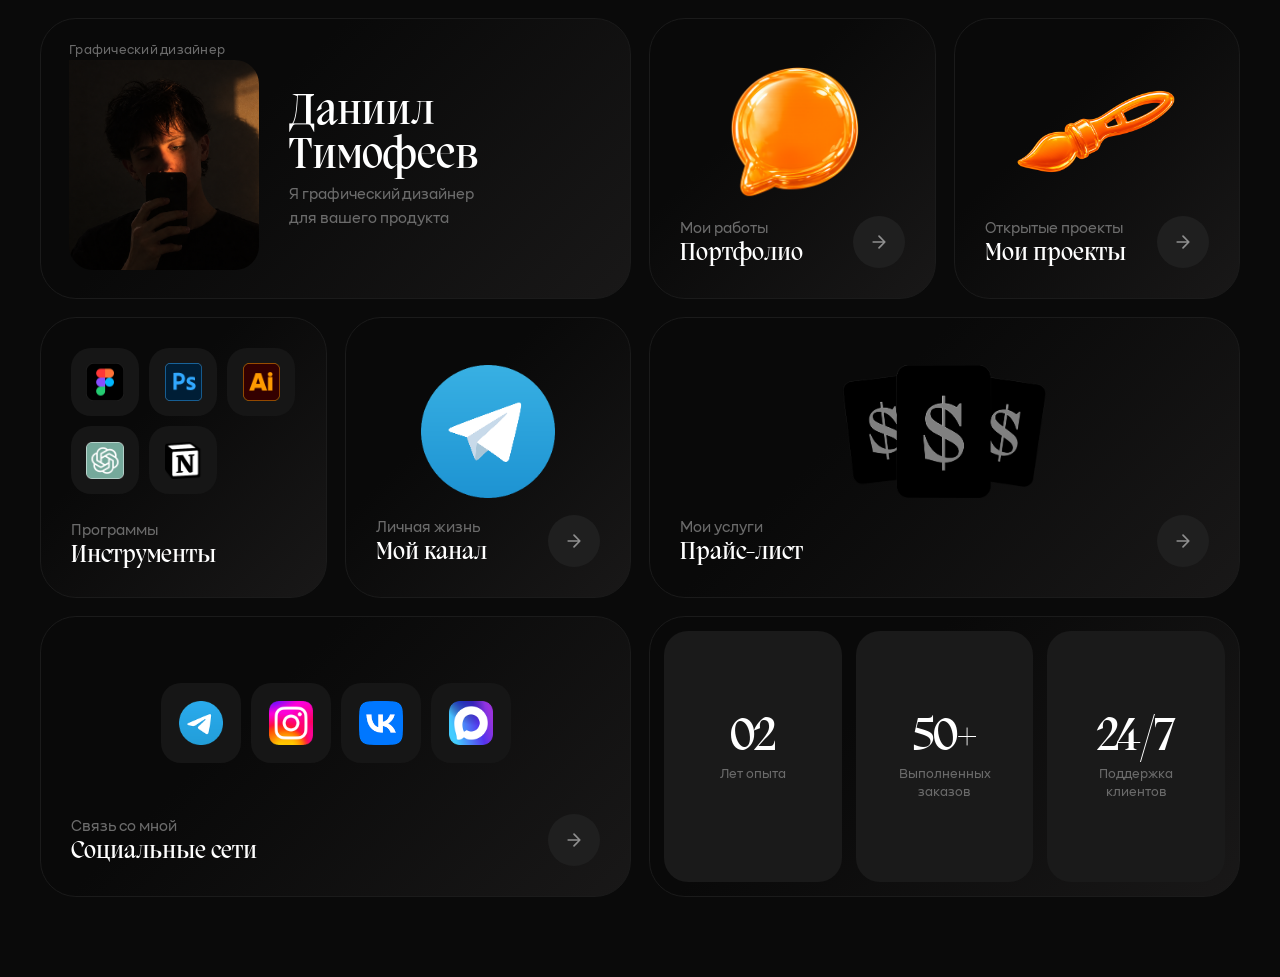
<file: index.html>
<!DOCTYPE html>
<html lang="ru">
<head>
<meta charset="UTF-8" />
<meta name="viewport" content="width=device-width, initial-scale=1.0" />
<meta name="description" content="Даниил Тимофеев — графический дизайнер. Портфолио, проекты и контакты." />
<title>Даниил Тимофеев — Графический дизайнер</title>
<style>
:root {
  --gap: 18px;
  --radius: 36px;
  --container: 1200px;
  --card-bg: #161616;
  --ease: cubic-bezier(0.25, 0.8, 0.25, 1);
}

* { margin: 0; padding: 0; box-sizing: border-box; }

body {
  background: #0A0A0A;
  min-height: 100vh;
  display: flex;
  flex-direction: column;
  align-items: center;
}

@font-face {
  font-family: 'MigraC';
  src: url('fonts/MigraC.ttf') format('truetype');
  font-display: swap;
}
@font-face {
  font-family: 'Kinetika';
  src: url('fonts/Kinetika.ttf') format('truetype');
  font-display: swap;
}

.bento-grid {
  width: 100%;
  max-width: var(--container);
  display: grid;
  grid-template-columns: repeat(12, minmax(0, 1fr));
  grid-template-rows: 280px 280px 280px;
  gap: var(--gap);
  margin: 18px 18px 80px;
  align-items: stretch;
}

.card {
  background: linear-gradient(135deg, #090909 35%, #191818 100%);
  border: 1px solid #1B1B1B;
  border-radius: var(--radius);
  min-width: 0;
  overflow: hidden;
  transition: background 0.3s var(--ease), border-color 0.3s var(--ease), transform 0.18s var(--ease);
}
.card:hover {
  background: linear-gradient(135deg, #111 35%, #222 100%);
  border-color: rgba(255,255,255,0.12);
  transform: translateY(-4px);
}
.c1:hover, .c8:hover { transform: none; }

.c1 { grid-column: span 6; grid-row: 1; }
.c2 { grid-column: span 3; grid-row: 1; }
.c3 { grid-column: span 3; grid-row: 1; }
.c4 { grid-column: span 3; grid-row: 2; }
.c5 { grid-column: span 3; grid-row: 2; }
.c6 { grid-column: span 6; grid-row: 2; }
.c7 { grid-column: span 6; grid-row: 3; }
.c8 { grid-column: span 6; grid-row: 3; }

.hero-card {
  display: flex;
  align-items: center;
  gap: 30px;
  padding: 28px;
  position: relative;
}
.hero-eyebrow {
  position: absolute;
  top: 24px;
  left: 28px;
  font-family: 'Kinetika', sans-serif;
  font-size: 13px;
  color: #6b6b6b;
  letter-spacing: 0.02em;
  z-index: 2;
}
.hero-photo-wrap {
  flex-shrink: 0;
  width: 190px;
  height: 210px;
  border-radius: 0 24px 24px 24px;
  overflow: hidden;
  margin-top: 32px;
  align-self: flex-end;
}
.hero-photo-wrap img { width: 100%; height: 100%; object-fit: cover; display: block; }
.hero-info { display: flex; flex-direction: column; justify-content: center; gap: 8px; }
.hero-name { font-family: 'MigraC', serif; font-size: 44px; font-weight: 400; line-height: 1; color: #fff; }
.hero-desc { font-family: 'Kinetika', sans-serif; font-size: 15px; color: #6b6b6b; line-height: 1.6; }

.panel {
  display: flex;
  flex-direction: column;
  justify-content: space-between;
  padding: 30px;
}
.panel-img {
  flex: 1;
  display: flex;
  align-items: center;
  justify-content: center;
  overflow: hidden;
}
.panel-img img { width: 80%; height: 80%; object-fit: contain; }
.panel-bottom {
  display: flex;
  align-items: center;
  justify-content: space-between;
  gap: 15px;
  flex-shrink: 0;
}
.panel-text { display: flex; flex-direction: column; }
.eyebrow { font-family: 'Kinetika', sans-serif; font-size: 15px; color: #6b6b6b; }
.title { font-family: 'MigraC', serif; font-size: 25px; font-weight: 400; color: #fff; line-height: 1.1; }

.btn {
  flex-shrink: 0;
  width: 52px;
  height: 52px;
  border-radius: 50%;
  background: #1F1F1F;
  border: none;
  display: flex;
  align-items: center;
  justify-content: center;
  color: #8F8F8F;
  text-decoration: none;
  transition: background 0.3s ease, color 0.3s ease;
  outline: none;
}
.btn:focus-visible {
  outline: 2px solid #fff;
  outline-offset: 3px;
}
.btn svg { width: 20px; height: 20px; }
.btn:hover, .card:hover .btn { background: #fff; color: #000; }

.icons-grid { display: grid; grid-template-columns: repeat(3, 1fr); gap: 10px; margin-bottom: 16px; }
.icon-item {
  aspect-ratio: 1;
  background: var(--card-bg);
  border-radius: 20px;
  display: flex;
  align-items: center;
  justify-content: center;
  overflow: hidden;
  transition: background 0.3s ease;
}
.icon-item img { width: 55%; height: 55%; object-fit: contain; transition: transform 0.18s ease; }
.card:hover .icon-item { background: #202020; }
.card:hover .icon-item img { transform: scale(1.1); }

.social-row {
  flex: 1;
  display: flex;
  align-items: center;
  justify-content: center;
  gap: 10px;
  margin-bottom: 16px;
}
.social-row .icon-item { width: 80px; height: 80px; aspect-ratio: unset; flex-shrink: 0; }
.social-link {
  display: flex;
  border-radius: 20px;
  outline: none;
  transition: transform 0.18s ease;
  background: none;
  border: none;
  padding: 0;
  cursor: pointer;
}
.social-link:focus-visible {
  outline: 2px solid #fff;
  outline-offset: 3px;
  border-radius: 22px;
}
.social-link:hover .icon-item { background: #202020; }
.social-link:hover .icon-item img { transform: scale(1.1); }

.stats-card {
  display: flex;
  align-items: stretch;
  gap: 14px;
  padding: 14px;
  height: 100%;
}
.stat-box {
  flex: 1;
  background: #1A1A1A;
  border-radius: 24px;
  display: flex;
  flex-direction: column;
  align-items: center;
  justify-content: center;
  gap: 8px;
  padding: 8px;
  transition: background 0.3s ease;
}
.stats-card:hover .stat-box { background: #222; }
.stat-num { font-family: 'MigraC', serif; font-size: 48px; font-weight: 400; color: #fff; line-height: 1; letter-spacing: -0.02em; }
.stat-label {
  font-family: 'Kinetika', sans-serif;
  font-size: 13px;
  color: #6b6b6b;
  text-align: center;
  line-height: 1.4;
  min-height: 2.8em;
  display: flex;
  align-items: flex-start;
  justify-content: center;
  max-width: 120px;
  word-break: break-word;
}

.card-link {
  display: flex;
  flex-direction: column;
  justify-content: space-between;
  padding: 30px;
  text-decoration: none;
  color: inherit;
  outline: none;
  border-radius: var(--radius);
  height: 100%;
}
.card-link:focus-visible {
  outline: 2px solid #fff;
  outline-offset: -4px;
}

/* ── МОДАЛЬНОЕ ОКНО ── */
.modal-overlay {
  position: fixed;
  inset: 0;
  background: rgba(0, 0, 0, 0.75);
  backdrop-filter: blur(12px);
  -webkit-backdrop-filter: blur(12px);
  display: flex;
  align-items: center;
  justify-content: center;
  z-index: 1000;
  opacity: 0;
  pointer-events: none;
  transition: opacity 0.18s var(--ease);
}
.modal-overlay.open {
  opacity: 1;
  pointer-events: all;
}
.modal {
  background: linear-gradient(135deg, #090909 35%, #191818 100%);
  border: 1px solid #1B1B1B;
  border-radius: 32px;
  padding: 36px 28px 28px;
  width: 360px;
  display: flex;
  flex-direction: column;
  align-items: center;
  gap: 16px;
  transform: scale(0.88) translateY(16px);
  transition: transform 0.35s var(--ease);
  position: relative;
}
.modal-overlay.open .modal {
  transform: scale(1) translateY(0);
}
.modal-close {
  position: absolute;
  top: 16px;
  right: 16px;
  width: 32px;
  height: 32px;
  border-radius: 50%;
  background: #1F1F1F;
  border: 1px solid #2a2a2a;
  cursor: pointer;
  display: flex;
  align-items: center;
  justify-content: center;
  color: #888;
  transition: background 0.2s ease, color 0.2s ease;
}
.modal-close:hover { background: #fff; color: #000; }
.modal-close svg { width: 14px; height: 14px; }
.modal-label {
  font-family: 'Kinetika', sans-serif;
  font-size: 12px;
  color: #555;
  letter-spacing: 0.06em;
  text-transform: uppercase;
}
.modal-title {
  font-family: 'MigraC', serif;
  font-size: 36px;
  font-weight: 400;
  color: #fff;
  line-height: 1;
  text-align: center;
  margin-top: -6px;
}
.modal-divider {
  width: 100%;
  height: 1px;
  background: #222;
  margin: 4px 0;
}
.modal-socials {
  display: flex;
  flex-direction: column;
  gap: 10px;
  width: 100%;
}
.modal-go {
  display: flex;
  align-items: center;
  justify-content: space-between;
  width: 100%;
  padding: 14px 16px;
  background: linear-gradient(135deg, #0d0d0d 35%, #1a1a1a 100%);
  border: 1px solid #1B1B1B;
  border-radius: 18px;
  text-decoration: none;
  color: #fff;
  transition: background 0.25s ease, border-color 0.25s ease, transform 0.2s ease;
}
.modal-go:hover {
  background: linear-gradient(135deg, #111 35%, #222 100%);
  border-color: rgba(255,255,255,0.12);
  transform: translateY(-2px);
}
.modal-go-left {
  display: flex;
  align-items: center;
  gap: 14px;
}
.modal-icon-sm {
  width: 44px;
  height: 44px;
  border-radius: 12px;
  overflow: hidden;
  background: #242424;
  display: flex;
  align-items: center;
  justify-content: center;
  flex-shrink: 0;
}
.modal-icon-sm img { width: 38px; height: 38px; object-fit: contain; }
.modal-go-text {
  display: flex;
  flex-direction: column;
  gap: 2px;
}
.modal-go-label {
  font-family: 'Kinetika', sans-serif;
  font-size: 12px;
  color: #555;
}
.modal-go-name {
  font-family: 'Kinetika', sans-serif;
  font-size: 16px;
  font-weight: 500;
  color: #fff;
}
.modal-go-arrow {
  width: 36px;
  height: 36px;
  border-radius: 50%;
  background: #2a2a2a;
  display: flex;
  align-items: center;
  justify-content: center;
  color: #888;
  flex-shrink: 0;
  transition: background 0.2s ease, color 0.2s ease, transform 0.2s ease;
}
.modal-go:hover .modal-go-arrow {
  background: #fff;
  color: #000;
}
.modal-go-arrow svg { width: 15px; height: 15px; }
.modal-disclaimer {
  font-family: 'Kinetika', sans-serif;
  font-size: 11px;
  color: #383838;
  line-height: 1.5;
  text-align: center;
  padding-top: 4px;
}

@media (max-width: 860px) {
  :root { --gap: 14px; }
  body { padding: 0 14px; }
  .bento-grid {
    grid-template-columns: 1fr;
    grid-template-rows: none;
    gap: var(--gap);
    margin: 14px 0 56px;
  }
  .c1,.c2,.c3,.c4,.c5,.c6,.c7,.c8 { grid-column: 1/2; grid-row: unset; }
  .card { min-height: auto; border-radius: 28px; }

  .hero-card {
    flex-direction: column;
    align-items: center;
    text-align: center;
    gap: 0;
    padding: 20px 24px 28px;
  }
  .hero-eyebrow {
    position: static;
    transform: none;
    left: auto;
    top: auto;
    font-size: 12px;
    white-space: nowrap;
    align-self: center;
    margin-bottom: 8px;
  }
  .hero-photo-wrap {
    width: 150px;
    height: 150px;
    margin-top: 0;
    margin-bottom: 16px;
    border-radius: 24px;
    align-self: auto;
  }
  .hero-name { font-size: 34px; }
  .hero-desc { font-size: 14px; max-width: 100%; }

  .panel { padding: 24px; min-height: 240px; }
  .card-link { padding: 24px; min-height: 240px; border-radius: 28px; }
  .panel-img img { width: 50%; height: 50%; }
  .title { font-size: 24px; white-space: nowrap; overflow: hidden; text-overflow: ellipsis; }
  .eyebrow { font-size: 13px; }
  .btn { width: 44px; height: 44px; }
  .btn svg { width: 16px; height: 16px; }

  .icons-grid { gap: 8px; margin-bottom: 12px; }
  .icon-item { border-radius: 16px; }

  .social-row {
    display: grid;
    grid-template-columns: repeat(4, 1fr);
    flex: 1;
    margin-bottom: 12px;
    gap: 8px;
    align-content: center;
  }
  .social-row .icon-item { width: 100%; height: auto; aspect-ratio: 1; }
  .social-link { border-radius: 16px; }

  .stats-card { flex-direction: column; padding: 14px; height: auto; gap: 10px; }
  .stat-box { padding: 24px 20px; border-radius: 20px; width: 100%; }
  .stat-num { font-size: 42px; }
  .stat-label { font-size: 12px; min-height: auto; max-width: 100%; white-space: normal; }
}

/* ── АНИМАЦИЯ ПЕРЕХОДА ── */
@keyframes pageFadeIn {
  from { opacity: 0; transform: translateY(12px); }
  to   { opacity: 1; transform: translateY(0); }
}
/* Анимация на контенте, не на body — иначе transform ломает position:fixed */
.page-content {
  animation: pageFadeIn 0.25s var(--ease) both;
}
.page-content.fade-out {
  opacity: 0;
  transform: translateY(-8px);
  transition: opacity 0.18s var(--ease), transform 0.18s var(--ease);
  pointer-events: none;
}
</style>
</head>
<body>
<div class="page-content"><main class="bento-grid" id="bento">

  <div class="card c1 hero-card">
    <span class="hero-eyebrow">Графический дизайнер</span>
    <div class="hero-photo-wrap">
      <img
        src="img/Daniil.png"
        alt="Даниил Тимофеев"
        onerror="this.closest('.hero-photo-wrap').classList.add('no-photo')"
      >
    </div>
    <div class="hero-info">
      <h1 class="hero-name">Даниил<br>Тимофеев</h1>
      <p class="hero-desc">Я графический дизайнер<br>для вашего продукта</p>
    </div>
  </div>

  <div class="card c2">
    <a href="portfolio.html" class="card-link" aria-label="Посмотреть портфолио">
      <div class="panel-img"><img src="img/Portfolio.png" alt="" aria-hidden="true"></div>
      <div class="panel-bottom">
        <div class="panel-text">
          <span class="eyebrow">Мои работы</span>
          <span class="title">Портфолио</span>
        </div>
        <span class="btn" aria-hidden="true">
          <svg viewBox="0 0 24 24" fill="none" stroke="currentColor" stroke-width="2" stroke-linecap="round" stroke-linejoin="round"><path d="M5 12h14M12 5l7 7-7 7"/></svg>
        </span>
      </div>
    </a>
  </div>

  <div class="card c3">
    <a href="projects.html" class="card-link" aria-label="Открытые проекты — смотреть все">
      <div class="panel-img"><img src="img/Project.png" alt="" aria-hidden="true"></div>
      <div class="panel-bottom">
        <div class="panel-text">
          <span class="eyebrow">Открытые проекты</span>
          <span class="title">Мои проекты</span>
        </div>
        <span class="btn" aria-hidden="true">
          <svg viewBox="0 0 24 24" fill="none" stroke="currentColor" stroke-width="2" stroke-linecap="round" stroke-linejoin="round"><path d="M5 12h14M12 5l7 7-7 7"/></svg>
        </span>
      </div>
    </a>
  </div>

  <div class="card c4 panel" aria-label="Инструменты, которые я использую">
    <div class="icons-grid" role="list">
      <div class="icon-item" role="listitem"><img src="img/tools/figma.png" alt="Figma"></div>
      <div class="icon-item" role="listitem"><img src="img/tools/ps.png" alt="Adobe Photoshop"></div>
      <div class="icon-item" role="listitem"><img src="img/tools/ai.png" alt="Adobe Illustrator"></div>
      <div class="icon-item" role="listitem"><img src="img/tools/chatgpt.png" alt="ChatGPT"></div>
      <div class="icon-item" role="listitem"><img src="img/tools/notion.png" alt="Notion"></div>
    </div>
    <div class="panel-bottom">
      <div class="panel-text">
        <span class="eyebrow">Программы</span>
        <span class="title">Инструменты</span>
      </div>
    </div>
  </div>

  <div class="card c5">
    <a href="https://t.me/timolifedsgn" class="card-link" aria-label="Мой Telegram-канал — личная жизнь">
      <div class="panel-img"><img src="img/Telegram.png" alt="" aria-hidden="true"></div>
      <div class="panel-bottom">
        <div class="panel-text">
          <span class="eyebrow">Личная жизнь</span>
          <span class="title">Мой канал</span>
        </div>
        <span class="btn" aria-hidden="true">
          <svg viewBox="0 0 24 24" fill="none" stroke="currentColor" stroke-width="2" stroke-linecap="round" stroke-linejoin="round"><path d="M5 12h14M12 5l7 7-7 7"/></svg>
        </span>
      </div>
    </a>
  </div>

  <div class="card c6">
    <a href="#" class="card-link" aria-label="Прайс-лист — мои услуги и цены">
      <div class="panel-img"><img src="img/Price.png" alt="" aria-hidden="true"></div>
      <div class="panel-bottom">
        <div class="panel-text">
          <span class="eyebrow">Мои услуги</span>
          <span class="title">Прайс-лист</span>
        </div>
        <span class="btn" aria-hidden="true">
          <svg viewBox="0 0 24 24" fill="none" stroke="currentColor" stroke-width="2" stroke-linecap="round" stroke-linejoin="round"><path d="M5 12h14M12 5l7 7-7 7"/></svg>
        </span>
      </div>
    </a>
  </div>

  <div class="card c7 panel social-card" id="socialCardBtn" role="button" tabindex="0" aria-label="Выбрать социальную сеть" style="cursor:pointer;">
    <div class="social-row" aria-hidden="true">
      <div class="icon-item"><img src="img/social/telegram.png" alt=""></div>
      <div class="icon-item"><img src="img/social/zapretgram.png" alt=""></div>
      <div class="icon-item"><img src="img/social/vk.png" alt=""></div>
      <div class="icon-item"><img src="img/social/max.png" alt=""></div>
    </div>
    <div class="panel-bottom">
      <div class="panel-text">
        <span class="eyebrow">Связь со мной</span>
        <span class="title">Социальные сети</span>
      </div>
      <span class="btn" aria-hidden="true">
        <svg viewBox="0 0 24 24" fill="none" stroke="currentColor" stroke-width="2" stroke-linecap="round" stroke-linejoin="round"><path d="M5 12h14M12 5l7 7-7 7"/></svg>
      </span>
    </div>
  </div>


  <div class="card c8 stats-card" aria-label="Статистика">
    <div class="stat-box">
      <div class="stat-num" aria-label="2 года опыта">02</div>
      <div class="stat-label">Лет опыта</div>
    </div>
    <div class="stat-box">
      <div class="stat-num" aria-label="Более 50 заказов">50+</div>
      <div class="stat-label">Выполненных заказов</div>
    </div>
    <div class="stat-box">
      <div class="stat-num" aria-label="Круглосуточная поддержка">24/7</div>
      <div class="stat-label">Поддержка клиентов</div>
    </div>
  </div>

</main>
</div>


  <!-- Модалка выбора соцсети -->
  <div class="modal-overlay" id="socialModal" role="dialog" aria-modal="true" aria-label="Выберите социальную сеть">
    <div class="modal">
      <button class="modal-close" id="modalClose" aria-label="Закрыть">
        <svg viewBox="0 0 24 24" fill="none" stroke="currentColor" stroke-width="2.5" stroke-linecap="round"><path d="M18 6L6 18M6 6l12 12"/></svg>
      </button>
      <div class="modal-label">Связь со мной</div>
      <div class="modal-title">Соцсети</div>
      <div class="modal-divider"></div>
      <div class="modal-socials">
        <a class="modal-go" href="https://t.me/Daniildsgn" target="_blank" rel="noopener noreferrer" aria-label="Telegram">
          <div class="modal-go-left">
            <div class="modal-icon-sm"><img src="img/social/telegram.png" alt=""></div>
            <div class="modal-go-text">
              <span class="modal-go-label">Мессенджер</span>
              <span class="modal-go-name">Telegram</span>
            </div>
          </div>
          <div class="modal-go-arrow">
            <svg viewBox="0 0 24 24" fill="none" stroke="currentColor" stroke-width="2" stroke-linecap="round" stroke-linejoin="round"><path d="M5 12h14M12 5l7 7-7 7"/></svg>
          </div>
        </a>
        <a class="modal-go" href="https://www.instagram.com/daniildsgn/" target="_blank" rel="noopener noreferrer" aria-label="Instagram">
          <div class="modal-go-left">
            <div class="modal-icon-sm"><img src="img/social/zapretgram.png" alt=""></div>
            <div class="modal-go-text">
              <span class="modal-go-label">Соцсеть</span>
              <span class="modal-go-name">Instagram</span>
            </div>
          </div>
          <div class="modal-go-arrow">
            <svg viewBox="0 0 24 24" fill="none" stroke="currentColor" stroke-width="2" stroke-linecap="round" stroke-linejoin="round"><path d="M5 12h14M12 5l7 7-7 7"/></svg>
          </div>
        </a>
        <a class="modal-go" href="https://vk.ru/daniildsgn" target="_blank" rel="noopener noreferrer" aria-label="ВКонтакте">
          <div class="modal-go-left">
            <div class="modal-icon-sm"><img src="img/social/vk.png" alt=""></div>
            <div class="modal-go-text">
              <span class="modal-go-label">Соцсеть</span>
              <span class="modal-go-name">ВКонтакте</span>
            </div>
          </div>
          <div class="modal-go-arrow">
            <svg viewBox="0 0 24 24" fill="none" stroke="currentColor" stroke-width="2" stroke-linecap="round" stroke-linejoin="round"><path d="M5 12h14M12 5l7 7-7 7"/></svg>
          </div>
        </a>
        <a class="modal-go" href="https://max.ru/u/f9LHodD0cOLq5EaCP6Y-kWn-rHI_bVJ8CZOH7qyirXa7ZnRWGh679WxrZn4" target="_blank" rel="noopener noreferrer" aria-label="Max">
          <div class="modal-go-left">
            <div class="modal-icon-sm"><img src="img/social/max.png" alt=""></div>
            <div class="modal-go-text">
              <span class="modal-go-label">Мессенджер</span>
              <span class="modal-go-name">Max</span>
            </div>
          </div>
          <div class="modal-go-arrow">
            <svg viewBox="0 0 24 24" fill="none" stroke="currentColor" stroke-width="2" stroke-linecap="round" stroke-linejoin="round"><path d="M5 12h14M12 5l7 7-7 7"/></svg>
          </div>
        </a>
      </div>
      <p class="modal-disclaimer">* Instagram принадлежит компании Meta, признанной экстремистской организацией и запрещённой на территории РФ.</p>
    </div>
  </div>

<script>
  function makeSquare() {
    const grid = document.getElementById('bento');
    if (window.innerWidth <= 860) {
      grid.style.gridTemplateRows = '';
      return;
    }
    const unit = (grid.offsetWidth - 11 * 18) / 12 * 3 + 2 * 18;
    grid.style.gridTemplateRows = `repeat(3, ${unit}px)`;
  }

  let resizeTimer;
  window.addEventListener('resize', () => {
    clearTimeout(resizeTimer);
    resizeTimer = setTimeout(makeSquare, 100);
  });

  makeSquare();

  // Модалка соцсетей
  const overlay = document.getElementById('socialModal');

  function openModal() {
    overlay.classList.add('open');
  }

  function closeModal() {
    overlay.classList.remove('open');
  }

  const socialCard = document.getElementById('socialCardBtn');
  socialCard.addEventListener('click', openModal);
  socialCard.addEventListener('keydown', e => {
    if (e.key === 'Enter' || e.key === ' ') { e.preventDefault(); openModal(); }
  });

  document.getElementById('modalClose').addEventListener('click', closeModal);

  overlay.addEventListener('click', e => {
    if (e.target === overlay) closeModal();
  });

  document.addEventListener('keydown', e => {
    if (e.key === 'Escape') closeModal();
  });

  // Плавный переход при клике на ссылки
  document.querySelectorAll('a[href]').forEach(link => {
    const href = link.getAttribute('href');
    if (!href || href.startsWith('#') || href.startsWith('http') || href.startsWith('mailto') || link.target === '_blank') return;
    link.addEventListener('click', e => {
      e.preventDefault();
      document.querySelector('.page-content').classList.add('fade-out');
      setTimeout(() => { window.location.href = href; }, 180);
    });
  });

</script>
</body>
</html>
</file>
